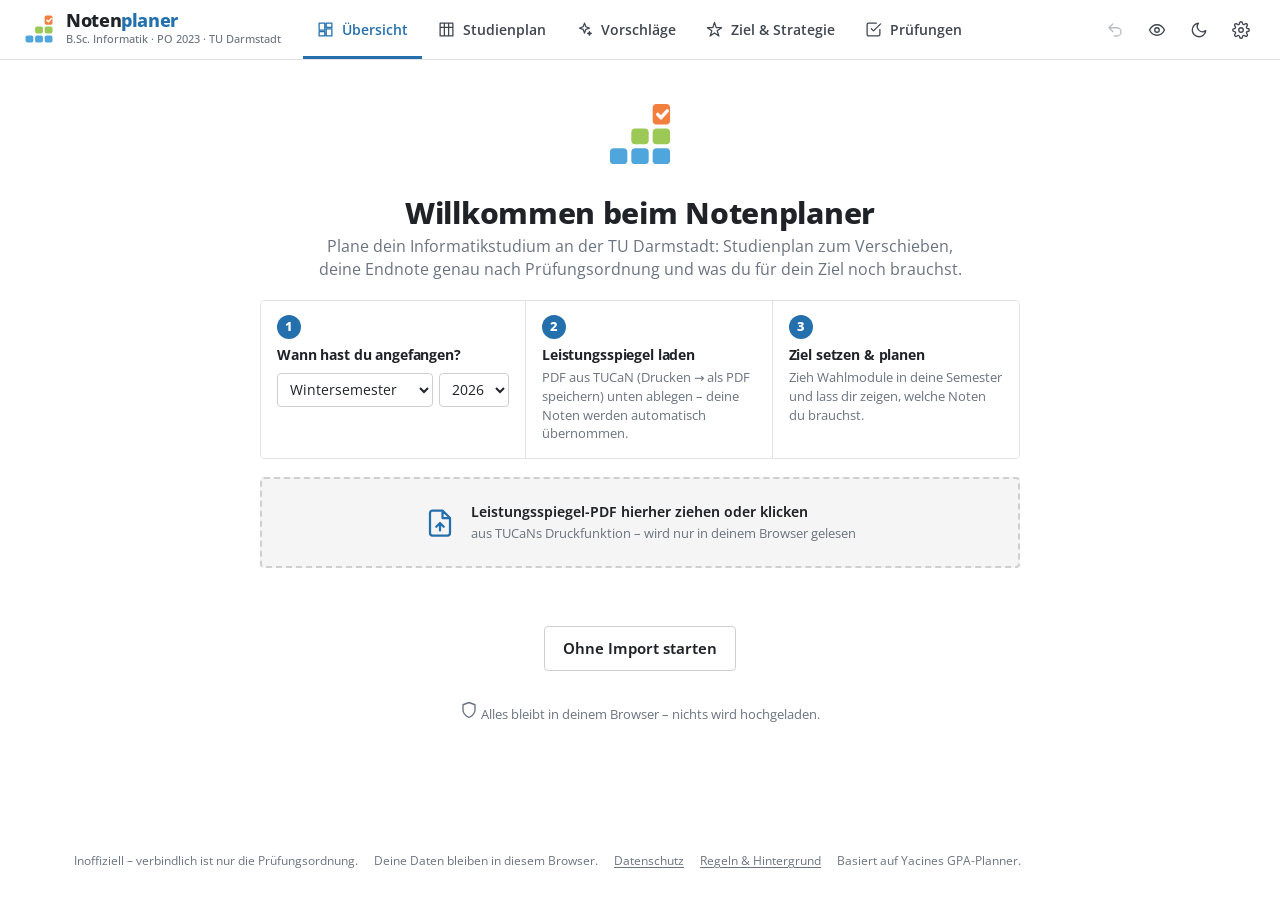
<file: index.html>
<!doctype html>
<html lang="de">
<head>
<meta charset="utf-8">
<meta name="viewport" content="width=device-width, initial-scale=1, viewport-fit=cover">
<meta name="color-scheme" content="light dark">
<meta name="theme-color" content="#ffffff">
<meta name="description" content="Notenplaner für den B.Sc. Informatik (PO 2023) an der TU Darmstadt: Gesamtnote nach § 28 APB, interaktiver Studienplan, Optimierer, Prüfungen. Alles bleibt in deinem Browser.">
<title>Notenplaner · B.Sc. Informatik TU Darmstadt</title>
<link rel="icon" href="icons/logo.svg" type="image/svg+xml">
<link rel="apple-touch-icon" href="icons/apple-touch-icon.png">
<link rel="stylesheet" href="css/fonts.css">
<link rel="stylesheet" href="css/app.css">
<script>/* privacy mode is a per-device setting: blur before the first paint */ try { if (localStorage.getItem("tud-notenplaner-privacy") === "1") document.documentElement.classList.add("privacy"); } catch (e) {}</script>
<script>/* PWA manifest only over http(s): browsers block it on file:// */ if (/^https?:$/.test(location.protocol)) { const l = document.createElement("link"); l.rel = "manifest"; l.href = "manifest.webmanifest"; document.head.appendChild(l); }</script>
</head>
<body>
<header class="top">
  <a class="brand" href="#overview" aria-label="Notenplaner">
    <svg viewBox="0 0 48 48" aria-hidden="true"><rect x="5" y="33" width="11" height="10" rx="2.5" fill="#4fa6dc"/><rect x="18.5" y="33" width="11" height="10" rx="2.5" fill="#4fa6dc"/><rect x="18.5" y="20.5" width="11" height="10" rx="2.5" fill="#9cc955"/><rect x="32" y="33" width="11" height="10" rx="2.5" fill="#4fa6dc"/><rect x="32" y="20.5" width="11" height="10" rx="2.5" fill="#9cc955"/><rect x="32" y="5" width="11" height="13" rx="2.5" fill="#f37f3f"/><path d="M35.2 11.6l2.1 2.1 3.9-4.3" fill="none" stroke="#fff" stroke-width="2.2" stroke-linecap="round" stroke-linejoin="round"/></svg>
    <div><div class="brand-name">Noten<span>planer</span></div><div class="brand-sub" id="brand-sub"></div></div>
  </a>
  <nav class="tabs" id="tabs" aria-label="Navigation"></nav>
  <div class="top-tools">
    <select id="scen-select" hidden></select>
    <button class="icon-btn" id="undo-btn"><svg class="ic" viewBox="0 0 24 24" fill="none" stroke="currentColor" stroke-width="1.8" stroke-linecap="round" stroke-linejoin="round" aria-hidden="true"><path d="M9 14 4 9l5-5M4 9h10.5a5.5 5.5 0 0 1 0 11H11"/></svg></button>
    <button class="icon-btn" id="privacy-btn" data-act="togglePrivacy"></button>
    <button class="icon-btn" id="theme-btn" data-act="toggleTheme"></button>
    <button class="icon-btn" id="menu-btn" data-act="menu" aria-haspopup="menu"><svg class="ic" viewBox="0 0 24 24" fill="none" stroke="currentColor" stroke-width="1.8" stroke-linecap="round" stroke-linejoin="round" aria-hidden="true"><path d="M12 15a3 3 0 1 0 0-6 3 3 0 0 0 0 6zM19.4 15a1.7 1.7 0 0 0 .3 1.8l.1.1a2 2 0 1 1-2.8 2.8l-.1-.1a1.7 1.7 0 0 0-1.8-.3 1.7 1.7 0 0 0-1 1.5V21a2 2 0 1 1-4 0v-.1a1.7 1.7 0 0 0-1.1-1.5 1.7 1.7 0 0 0-1.8.3l-.1.1a2 2 0 1 1-2.8-2.8l.1-.1a1.7 1.7 0 0 0 .3-1.8 1.7 1.7 0 0 0-1.5-1H3a2 2 0 1 1 0-4h.1a1.7 1.7 0 0 0 1.5-1.1 1.7 1.7 0 0 0-.3-1.8l-.1-.1a2 2 0 1 1 2.8-2.8l.1.1a1.7 1.7 0 0 0 1.8.3H9a1.7 1.7 0 0 0 1-1.5V3a2 2 0 1 1 4 0v.1a1.7 1.7 0 0 0 1 1.5 1.7 1.7 0 0 0 1.8-.3l.1-.1a2 2 0 1 1 2.8 2.8l-.1.1a1.7 1.7 0 0 0-.3 1.8V9a1.7 1.7 0 0 0 1.5 1H21a2 2 0 1 1 0 4h-.1a1.7 1.7 0 0 0-1.5 1z"/></svg></button>
  </div>
</header>
<main>
  <div id="view" class="view"></div>
  <footer class="foot" id="foot"></footer>
</main>
<div id="menu" class="menu" role="menu" hidden></div>
<div id="modal" hidden></div>
<div id="toasts" aria-live="polite"></div>

<script src="js/data.js"></script>
<script src="js/catalog.js"></script>
<script src="js/catalog-extra.js"></script>
<script src="js/tracks.js"></script>
<script src="js/i18n.js"></script>
<script src="js/engine.js"></script>
<script src="js/tucan.js"></script>
<script src="js/xlsx.js"></script>
<script src="js/academic.js"></script>
<script src="js/examdates.js"></script>
<script src="js/gradestats.js"></script>
<script src="js/stats.js"></script>
<script src="js/store.js"></script>
<script src="js/ui.js"></script>
<script src="js/views/common.js"></script>
<script src="js/views/overview.js"></script>
<script src="js/views/plan.js"></script>
<script src="js/views/strategy.js"></script>
<script src="js/views/suggest.js"></script>
<script src="js/views/calendar.js"></script>
<script src="js/views/tracker.js"></script>
<script src="js/views/exams.js"></script>
<script src="js/views/settings.js"></script>
<script src="js/app.js"></script>
</body>
</html>
</file>
<file: css/fonts.css>
/* Open Sans (variable, latin), SIL Open Font License 1.1 – see fonts/OFL.txt.
   Embedded as a data URL so the font also loads when index.html is opened from disk (file://). */
@font-face { font-family: "Open Sans"; font-style: normal; font-weight: 300 800; font-display: swap;
  src: url([data-uri]) format("woff2"); }
</file>
<file: css/app.css>
/* ==========================================================================
   Notenplaner — styles
   Look: the official Studienübersicht (flat blocks, grey headers, area colors),
   white by default, Open Sans. Planned = dashed light block, passed = solid.
   ========================================================================== */
/* Open Sans is defined in fonts.css (embedded, works offline and from file://) */

:root {
  --bg: #ffffff; --surface: #ffffff; --surface-2: #f5f5f5; --head: #dedede; --hover: #f0f3f6;
  --ink: #1f2328; --ink-2: #3f4650; --muted: #6a7380; --line: #e3e3e3; --line-2: #cfcfcf;
  --accent: #2470ad; --accent-2: #1b5c90; --accent-ink: #ffffff; --accent-soft: #e7f1f9;
  --good: #1a7a48; --good-soft: #e3f3e9; --warn: #9a6000; --warn-soft: #fbf0d9; --bad: #bb3326; --bad-soft: #fbe6e3; --info: #2470ad; --info-soft: #e7f1f9;
  /* area colors, sampled from the official Studienübersicht */
  --a-A: #63b2e2; --a-C: #f4874b; --a-B111: #a5cd60; --a-B112: #c8e1a2; --a-B12: #d9ebbd; --a-B2: #dcb6f2;
  --box-ink: #1b1f24; --tint: 38%;
  --z1: #2e9d6e; --z2: #9fd3b2; --z3: #f0cf86; --z4: #ef9e93;
  --fade: rgba(20, 24, 32, .14);
  --r: 4px; --shadow-pop: 0 10px 34px rgba(20, 24, 32, .16), 0 2px 6px rgba(20, 24, 32, .08);
  --sans: "Open Sans", system-ui, -apple-system, "Segoe UI", Roboto, Arial, sans-serif;
  --mono: ui-monospace, "Cascadia Mono", Menlo, Consolas, monospace;
  color-scheme: light;
}
:root[data-theme="dark"] {
  --bg: #14171b; --surface: #1a1e23; --surface-2: #20252b; --head: #2b3138; --hover: #242a31;
  --ink: #e7e9ec; --ink-2: #c4c9d0; --muted: #8e97a3; --line: #2b3138; --line-2: #3a424c;
  --accent: #6fb0e6; --accent-2: #8cc2ee; --accent-ink: #0f1215; --accent-soft: #1b2a38;
  --good: #5ccf95; --good-soft: #15291f; --warn: #e6b45c; --warn-soft: #2e2512; --bad: #ff8d80; --bad-soft: #351b18; --info: #6fb0e6; --info-soft: #1b2a38;
  --a-A: #3b7eaa; --a-C: #b65f30; --a-B111: #5f8a33; --a-B112: #4f6a39; --a-B12: #566f45; --a-B2: #7d5a97;
  --box-ink: #f1f3f5; --tint: 45%;
  --z1: #2e8a62; --z2: #2f5f48; --z3: #7d6630; --z4: #7f3d36;
  --shadow-pop: 0 12px 40px rgba(0, 0, 0, .55); --fade: rgba(0, 0, 0, .5);
  color-scheme: dark;
}
@media (prefers-color-scheme: dark) {
  :root[data-theme="system"] {
    --bg: #14171b; --surface: #1a1e23; --surface-2: #20252b; --head: #2b3138; --hover: #242a31;
    --ink: #e7e9ec; --ink-2: #c4c9d0; --muted: #8e97a3; --line: #2b3138; --line-2: #3a424c;
    --accent: #6fb0e6; --accent-2: #8cc2ee; --accent-ink: #0f1215; --accent-soft: #1b2a38;
    --good: #5ccf95; --good-soft: #15291f; --warn: #e6b45c; --warn-soft: #2e2512; --bad: #ff8d80; --bad-soft: #351b18; --info: #6fb0e6; --info-soft: #1b2a38;
    --a-A: #3b7eaa; --a-C: #b65f30; --a-B111: #5f8a33; --a-B112: #4f6a39; --a-B12: #566f45; --a-B2: #7d5a97;
    --box-ink: #f1f3f5; --tint: 45%;
    --z1: #2e8a62; --z2: #2f5f48; --z3: #7d6630; --z4: #7f3d36;
    --shadow-pop: 0 12px 40px rgba(0, 0, 0, .55); --fade: rgba(0, 0, 0, .5);
    color-scheme: dark;
  }
}

* { box-sizing: border-box; }
html { -webkit-text-size-adjust: 100%; }
body { margin: 0; background: var(--bg); color: var(--ink); font: 14px/1.5 var(--sans); }
body.noscroll { overflow: hidden; }
a { color: var(--accent); text-underline-offset: 2px; }
b, strong { font-weight: 650; }
h1, h2, h3 { margin: 0; letter-spacing: -.01em; }
h1 { font-size: 24px; font-weight: 750; }
h2 { font-size: 15.5px; font-weight: 700; }
h3 { font-size: 13.5px; font-weight: 700; }
.num { text-align: right; font-variant-numeric: tabular-nums; }
.mono { font-family: var(--mono); font-size: 11.5px; }
.muted { color: var(--muted); }
.fine { font-size: 12.5px; color: var(--muted); }
.spacer { flex: 1; }
.ic { width: 18px; height: 18px; flex: none; }
.ic.big { width: 30px; height: 30px; color: var(--accent); }
:focus-visible { outline: 2px solid var(--accent); outline-offset: 2px; }
.sr { position: absolute; width: 1px; height: 1px; overflow: hidden; clip: rect(0 0 0 0); }

/* ---------------- top bar ---------------- */
.top { position: sticky; top: 0; z-index: 30; display: flex; align-items: center; gap: 22px; height: 60px; padding: 0 22px;
  background: var(--surface); border-bottom: 1px solid var(--line); }
.brand { display: flex; align-items: center; gap: 10px; text-decoration: none; color: var(--ink); flex: none; }
.brand svg { width: 34px; height: 34px; }
.brand-name { font-size: 18px; font-weight: 750; letter-spacing: -.02em; line-height: 1.1; }
.brand-name span { color: var(--accent); }
.brand-sub { font-size: 11px; color: var(--muted); font-weight: 500; }
.tabs { display: flex; height: 100%; gap: 2px; }
.tab { display: flex; align-items: center; gap: 8px; padding: 0 14px; height: 100%; color: var(--ink-2); text-decoration: none; font-weight: 600;
  border-bottom: 3px solid transparent; border-top: 3px solid transparent; white-space: nowrap; }
.tab:hover { color: var(--ink); background: var(--hover); }
.tab.active { color: var(--accent); border-bottom-color: var(--accent); }
.tab .ic { width: 17px; height: 17px; }
.top-tools { margin-left: auto; display: flex; align-items: center; gap: 8px; }
.top-tools select { max-width: 170px; }

/* ---------------- controls ---------------- */
input[type=text], input[type=number], input[type=search], input[type=date], select, textarea {
  font: inherit; font-size: 13.5px; color: var(--ink); background: var(--surface); border: 1px solid var(--line-2);
  border-radius: var(--r); padding: 6px 8px; min-height: 34px; }
input:hover, select:hover, textarea:hover { border-color: var(--muted); }
input:focus, select:focus, textarea:focus { outline: none; border-color: var(--accent); box-shadow: 0 0 0 3px var(--accent-soft); }
input:disabled { background: var(--surface-2); color: var(--muted); }
textarea { width: 100%; resize: vertical; font-family: var(--mono); font-size: 12px; }
.btn { display: inline-flex; align-items: center; justify-content: center; gap: 6px; font: inherit; font-size: 13.5px; font-weight: 650; color: var(--ink);
  background: var(--surface); border: 1px solid var(--line-2); border-radius: var(--r); padding: 6px 13px; min-height: 34px;
  cursor: pointer; text-decoration: none; white-space: nowrap; }
.btn:hover { border-color: var(--accent); color: var(--accent); }
.btn:disabled { opacity: .45; pointer-events: none; }
.btn.primary { background: var(--accent); border-color: var(--accent); color: var(--accent-ink); }
.btn.primary:hover { background: var(--accent-2); border-color: var(--accent-2); color: var(--accent-ink); }
.btn.ghost { background: transparent; border-color: transparent; color: var(--ink-2); }
.btn.ghost:hover { background: var(--hover); color: var(--ink); }
.btn.danger { color: var(--bad); }
.btn.danger:hover { border-color: var(--bad); background: var(--bad-soft); }
.btn.solid-danger { background: var(--bad); border-color: var(--bad); color: #fff; }
.btn.sm { font-size: 12.5px; padding: 4px 9px; min-height: 28px; }
.btn.lg { font-size: 15px; padding: 10px 18px; min-height: 44px; }
.btn .ic { width: 16px; height: 16px; }
.icon-btn { display: inline-grid; place-items: center; width: 34px; height: 34px; border-radius: var(--r); border: 0; background: transparent; color: var(--ink-2); cursor: pointer; }
.icon-btn:hover { background: var(--hover); color: var(--ink); }
.icon-btn:disabled { opacity: .35; pointer-events: none; }
.icon-btn.del:hover { color: var(--bad); background: var(--bad-soft); }
.seg { display: inline-flex; background: var(--surface-2); border: 1px solid var(--line); border-radius: var(--r); padding: 2px; gap: 2px; }
.seg button { font: inherit; font-size: 12.5px; font-weight: 650; border: 0; background: transparent; color: var(--muted); padding: 5px 11px; border-radius: 3px; cursor: pointer; white-space: nowrap; }
.seg button.on { background: var(--surface); color: var(--ink); box-shadow: 0 1px 2px rgba(0, 0, 0, .12); }
.seg.sm button { padding: 3px 8px; font-size: 12px; }
.inline { display: inline-flex; gap: 6px; align-items: center; font-size: 13px; color: var(--muted); }
.check { display: inline-flex; gap: 8px; align-items: center; font-size: 13.5px; cursor: pointer; }
.check input { width: 16px; height: 16px; accent-color: var(--accent); }
.pill { display: inline-block; padding: 1px 8px; border-radius: 99px; font-size: 11.5px; font-weight: 700; white-space: nowrap; }
.pill.good { background: var(--good-soft); color: var(--good); } .pill.warn { background: var(--warn-soft); color: var(--warn); }
.pill.bad { background: var(--bad-soft); color: var(--bad); } .pill.info { background: var(--info-soft); color: var(--info); }
.chip { display: inline-flex; align-items: center; gap: 4px; padding: 0 7px; border-radius: 3px; font-size: 11px; font-weight: 650; background: var(--surface-2); color: var(--ink-2); white-space: nowrap; }
.swatch { display: inline-block; width: 10px; height: 10px; border-radius: 2px; background: var(--c); flex: none; }
.tone-good { color: var(--good); } .tone-warn { color: var(--warn); } .tone-bad { color: var(--bad); }
.a-A { --c: var(--a-A); } .a-C { --c: var(--a-C); } .a-B111 { --c: var(--a-B111); } .a-B112 { --c: var(--a-B112); } .a-B12 { --c: var(--a-B12); } .a-B2 { --c: var(--a-B2); }

/* ---------------- page ---------------- */
/* footer at the bottom of the window, also on short pages */
main { min-height: calc(100vh - 60px); display: flex; flex-direction: column; }
main > .view { flex: 1 0 auto; width: 100%; box-sizing: border-box; }
main > .foot { width: 100%; box-sizing: border-box; }
.view { max-width: 1180px; margin: 0 auto; padding: 26px 24px 90px; display: flex; flex-direction: column; gap: 18px; }
.view[data-view="plan"] { max-width: 1440px; }
.page-head { display: flex; flex-wrap: wrap; gap: 12px 18px; align-items: flex-end; justify-content: space-between; }
.lede { margin: 4px 0 0; color: var(--muted); max-width: 72ch; }
.head-actions { display: flex; flex-wrap: wrap; gap: 8px; align-items: center; }
.card { background: var(--surface); border: 1px solid var(--line); border-radius: var(--r); padding: 18px 20px; }
.card > h2 { margin-bottom: 12px; }
.card.flush { padding: 0; overflow: hidden; }
.card-h { display: flex; flex-wrap: wrap; gap: 8px 12px; align-items: center; padding: 12px 16px; border-bottom: 1px solid var(--line); background: var(--surface-2); }
.card-h .sub { font-size: 12.5px; color: var(--muted); }
.card-f { display: flex; flex-wrap: wrap; gap: 8px; align-items: center; padding: 10px 16px; border-top: 1px solid var(--line); }
.grid2 { display: grid; grid-template-columns: repeat(2, minmax(0, 1fr)); gap: 18px; }
.actions { display: flex; flex-wrap: wrap; gap: 8px; align-items: center; margin-top: 14px; }
.empty { color: var(--muted); margin: 0; }
.banner { display: flex; flex-wrap: wrap; gap: 10px 14px; align-items: center; padding: 11px 16px; border-radius: var(--r); font-size: 13.5px; border: 1px solid; }
.banner.info { background: var(--info-soft); border-color: color-mix(in srgb, var(--info) 30%, transparent); color: var(--ink); }
.banner.warn { background: var(--warn-soft); border-color: color-mix(in srgb, var(--warn) 30%, transparent); color: var(--ink); }
.banner .ic { color: var(--warn); }
.note { padding: 9px 16px; font-size: 12.5px; }
.note.warn { background: var(--warn-soft); color: var(--warn); }
.help { display: inline-grid; place-items: center; width: 16px; height: 16px; border-radius: 50%; border: 1px solid var(--line-2); color: var(--muted); font-size: 10.5px; font-weight: 700; cursor: help; vertical-align: 1px; }

/* ---------------- welcome ---------------- */
.welcome { max-width: 760px; margin: 10px auto 0; text-align: center; display: flex; flex-direction: column; gap: 18px; align-items: center; }
.welcome .logo-xl { width: 76px; height: 76px; }
.welcome h1 { font-size: 30px; }
.welcome .lede { margin: 0 auto; font-size: 15.5px; }
.steps3 { display: grid; grid-template-columns: repeat(3, 1fr); gap: 0; width: 100%; text-align: left; border: 1px solid var(--line); border-radius: var(--r); overflow: hidden; }
.steps3 > div { padding: 14px 16px; border-right: 1px solid var(--line); background: var(--surface); }
.steps3 > div:last-child { border-right: 0; }
.steps3 .n { display: inline-grid; place-items: center; width: 24px; height: 24px; border-radius: 50%; background: var(--accent); color: var(--accent-ink); font-weight: 750; font-size: 12.5px; margin-bottom: 6px; }
.steps3 p { margin: 4px 0 0; font-size: 12.5px; color: var(--muted); }
.welcome .drop { width: 100%; justify-content: center; }
.welcome-row { display: flex; flex-wrap: wrap; gap: 12px; justify-content: center; align-items: center; }

/* ---------------- overview ---------------- */
.ov-top { display: grid; grid-template-columns: minmax(0, 1.5fr) minmax(0, 1fr); gap: 18px; }
.ov-top.solo { grid-template-columns: minmax(0, 1fr); }
.goal-intro { max-width: 720px; }
.goal-steps { list-style: none; margin: 0 0 14px; padding: 0; display: grid; gap: 12px; }
.goal-steps li { display: flex; gap: 12px; align-items: flex-start; line-height: 1.5; }
.goal-steps .n { flex: none; width: 26px; height: 26px; border-radius: 50%; display: grid; place-items: center; background: var(--accent-soft, var(--line)); color: var(--accent); font-weight: 700; font-size: 13px; }
.hero { display: flex; flex-direction: column; gap: 8px; }
.eyebrow { font-size: 11px; text-transform: uppercase; letter-spacing: .08em; color: var(--muted); font-weight: 700; }
.hero-row { display: flex; flex-wrap: wrap; gap: 8px 28px; align-items: flex-end; }
.hero-num { font-size: 68px; font-weight: 780; line-height: 1; letter-spacing: -.035em; font-variant-numeric: tabular-nums; }
.hero-sub { font-weight: 650; color: var(--ink-2); font-size: 15px; }
.mini-stats { display: flex; gap: 22px; margin-bottom: 6px; }
.mini-stats div { display: flex; flex-direction: column; }
.mini-stats .k { font-size: 11.5px; color: var(--muted); font-weight: 600; }
.mini-stats .v { font-size: 20px; font-weight: 750; font-variant-numeric: tabular-nums; }
.hero-note { font-size: 12px; color: var(--muted); }
.goal-card { display: flex; flex-direction: column; gap: 10px; border-left: 4px solid var(--line-2); }
.goal-card.good { border-left-color: var(--good); } .goal-card.warn { border-left-color: var(--warn); } .goal-card.bad { border-left-color: var(--bad); }
.goal-in { display: flex; align-items: center; gap: 10px; }
.target-in { font-size: 26px !important; font-weight: 750; width: 112px; min-height: 46px !important; font-variant-numeric: tabular-nums; }
.target-in.sm { font-size: 15px !important; width: 84px; min-height: 34px !important; }
.goal-card p { margin: 0; color: var(--ink-2); }

/* grade scale */
.scale { padding: 12px 0 0; }
.scale-track { position: relative; height: 10px; border-radius: 2px; background: var(--surface-2); }
.zone { position: absolute; top: 0; bottom: 0; }
.zone.z1 { background: var(--z1); border-radius: 2px 0 0 2px; } .zone.z2 { background: var(--z2); } .zone.z3 { background: var(--z3); } .zone.z4 { background: var(--z4); border-radius: 0 2px 2px 0; }
.marker { position: absolute; top: 50%; transform: translateX(-50%); }
.marker .dot, .scale-keys .dot { display: block; width: 16px; height: 16px; border-radius: 50%; background: var(--surface); border: 3px solid var(--ink); }
.marker .dot { position: absolute; left: 50%; top: 50%; margin: -8px 0 0 -8px; box-shadow: 0 0 0 2px var(--surface); }
.scale-keys .dot { width: 12px; height: 12px; border-width: 2.5px; }
.m-target .dot { border-color: var(--accent) !important; border-style: dashed !important; }
.m-proj .dot { border-color: var(--accent) !important; background: var(--accent) !important; }
.m-best .dot { border-color: var(--good) !important; }
.m-now .dot { border-color: var(--ink-2) !important; }
.scale-ticks { position: relative; height: 16px; margin-top: 10px; }
.scale-ticks span { position: absolute; transform: translateX(-50%); font-size: 11px; color: var(--muted); font-variant-numeric: tabular-nums; }
.scale-keys { display: flex; flex-wrap: wrap; gap: 6px 16px; margin-top: 6px; font-size: 12.5px; color: var(--ink-2); }
.scale-keys .key { display: inline-flex; align-items: center; gap: 6px; white-space: nowrap; }

/* next steps */
.todo { list-style: none; margin: 0; padding: 0; display: flex; flex-direction: column; }
.todo li { display: flex; gap: 12px; align-items: center; padding: 10px 0; border-bottom: 1px solid var(--line); font-size: 13.5px; }
.todo li:last-child { border-bottom: 0; }
.todo .tic { width: 26px; height: 26px; border-radius: 50%; display: grid; place-items: center; flex: none; font-size: 13px; font-weight: 750; }
.todo .bad .tic, .todo li.bad .tic { background: var(--bad-soft); color: var(--bad); }
.todo li.warn .tic { background: var(--warn-soft); color: var(--warn); }
.todo li.info .tic { background: var(--info-soft); color: var(--info); }
.todo li.good .tic { background: var(--good-soft); color: var(--good); }
.todo li.exam .tic { width: auto; min-width: 62px; height: 26px; padding: 0 9px; border-radius: 99px; background: var(--surface-2); color: var(--ink-2); font-size: 12px; white-space: nowrap; }
.todo .txt { flex: 1; }

/* area progress */
.bars { display: flex; flex-direction: column; gap: 12px; }
.abar-h { display: flex; justify-content: space-between; align-items: center; gap: 8px; font-size: 13px; margin-bottom: 4px; }
.abar-h > span:first-child { display: inline-flex; align-items: center; gap: 7px; font-weight: 600; }
.abar-h small { color: var(--muted); }
.abar-t { position: relative; height: 10px; background: var(--surface-2); border-radius: 2px; overflow: hidden; }
.abar-p { position: absolute; inset: 0 auto 0 0; background: color-mix(in srgb, var(--c) var(--tint), var(--surface)); }
.abar-d { position: absolute; inset: 0 auto 0 0; background: var(--c); }
.abar-min { position: absolute; top: 0; bottom: 0; width: 2px; background: var(--ink); opacity: .55; }

/* ---------------- study plan ---------------- */
.plan-bar { display: flex; flex-wrap: wrap; gap: 10px 14px; align-items: center; }
.plan-bar .cpsum { font-weight: 700; }
.plan-bar .issues { display: flex; flex-wrap: wrap; gap: 6px; }
.plan-scroll { position: relative; }
.plan-scroll::before, .plan-scroll::after { content: ""; position: absolute; top: 0; bottom: 6px; width: 30px; pointer-events: none; opacity: 0; transition: opacity .15s; z-index: 2; }
.plan-scroll::before { left: 0; background: linear-gradient(to right, var(--fade), transparent); }
.plan-scroll::after { right: 0; background: linear-gradient(to left, var(--fade), transparent); }
.plan-scroll.can-l::before, .plan-scroll.can-r::after { opacity: 1; }
.plan-wrap { overflow-x: auto; padding-bottom: 6px; }
.pgrid { display: grid; grid-template-columns: repeat(var(--n), minmax(138px, 1fr)) 68px; gap: 3px; min-width: calc(var(--n) * 141px + 71px); }
.phead { position: relative; background: var(--head); padding: 9px 26px 8px; text-align: center; border-radius: 0; }
.phead .t { font-weight: 750; font-size: 14px; hyphens: manual; overflow-wrap: break-word; line-height: 1.25; }
.phead .s { font-size: 11.5px; color: var(--ink-2); font-variant-numeric: tabular-nums; }
.phead .s b { font-weight: 700; }
.phead .menu-btn { position: absolute; top: 6px; right: 3px; width: 26px; height: 26px; }
.phead.u { background: repeating-linear-gradient(135deg, var(--head) 0 8px, var(--surface-2) 8px 16px); }
.phead.a { background: color-mix(in srgb, var(--accent) 22%, var(--head)); }
.pcol { display: flex; flex-direction: column; gap: 3px; min-height: 260px; transition: outline-color .1s; outline: 2px solid transparent; outline-offset: -2px; }
.pcol .fill { flex: 1; background: var(--surface-2); min-height: 40px; display: grid; place-items: center; color: transparent; font-size: 12px; }
.pcol.over { outline-color: var(--accent); }
.pcol.over .fill { color: var(--accent); background: var(--accent-soft); }
.pcol.no-drop.over { outline-color: var(--bad); }
.pcol.u { background: repeating-linear-gradient(135deg, var(--surface-2) 0 10px, var(--surface) 10px 20px); align-items: center; justify-content: center; padding: 20px 10px; text-align: center; color: var(--muted); font-size: 12.5px; font-weight: 600; }
.pcol.a { background: color-mix(in srgb, var(--accent) 7%, var(--surface)); }
.pcol.a .abroad-h { padding: 8px 6px 4px; text-align: center; font-size: 11.5px; color: var(--muted); font-weight: 600; }
.pcol .add-abroad { margin: 6px; white-space: normal; justify-content: center; text-align: center; line-height: 1.25; height: auto; padding-top: 6px; padding-bottom: 6px; }
.pplus { display: flex; flex-direction: column; gap: 3px; }
.pplus .phead { padding: 0; display: grid; place-items: center; min-height: 100%; }
.pplus .plus-big { display: grid; place-items: center; width: 100%; height: 100%; min-height: 54px; border: 0; background: transparent; color: var(--ink-2); cursor: pointer; }
.pplus .plus-big .ic { width: 24px; height: 24px; stroke-width: 2; }
.pplus .plus-big:hover { background: var(--accent-soft); color: var(--accent); }
.pplus .pcol { flex: 1; background: var(--surface-2); align-items: stretch; padding: 6px 5px; gap: 6px; }
.pplus .tile { display: flex; flex-direction: column; align-items: center; gap: 5px; padding: 11px 2px 10px; font: inherit; font-size: 11.5px; font-weight: 650; line-height: 1.2; border: 1px dashed var(--line-2); background: var(--surface); color: var(--ink-2); border-radius: var(--r); cursor: pointer; }
.pplus .tile .ic { width: 19px; height: 19px; }
.pplus .tile:hover, .pplus .tile:focus-visible { border-color: var(--accent); border-style: solid; color: var(--accent); }

.box { --h: 5; position: relative; background: var(--c); color: var(--box-ink); text-align: center; padding: 10px 10px 8px;
  min-height: calc(44px + var(--h) * 8px); display: flex; flex-direction: column; justify-content: center; align-items: center; gap: 2px;
  font-weight: 650; font-size: 13px; line-height: 1.3; cursor: grab; user-select: none; transition: transform .08s, box-shadow .08s; }
.box:hover { box-shadow: inset 0 0 0 2px color-mix(in srgb, var(--box-ink) 35%, transparent); }
.box:focus-visible { outline: 3px solid var(--accent); outline-offset: -3px; }
.box.dragging { opacity: .35; }
.box.open { background: color-mix(in srgb, var(--c) var(--tint), var(--surface)); box-shadow: inset 0 0 0 2px var(--c); background-image: none; }
.box.open::after { content: ""; position: absolute; inset: 0; border: 2px dashed color-mix(in srgb, var(--c) 100%, #000 12%); pointer-events: none; }
.box.open:hover::after { border-style: solid; }
.box.ph .bx-n { font-style: italic; font-weight: 600; opacity: .8; }
.box.off { opacity: .4; }
.bx-n { overflow-wrap: break-word; hyphens: manual; max-width: 100%; }
.box.has-flags { padding-top: 22px; }
.bx-n sup { color: var(--bad); font-weight: 800; }
.bx-cp { font-weight: 600; font-size: 12.5px; }
.bx-g { margin-top: 3px; display: inline-flex; gap: 4px; align-items: center; font-size: 11.5px; font-weight: 750; padding: 1px 7px; border-radius: 99px; background: color-mix(in srgb, var(--surface) 65%, transparent); font-variant-numeric: tabular-nums; }
.box.open .bx-g { background: transparent; color: var(--ink-2); font-weight: 650; padding: 0; }
.bx-flags { position: absolute; top: 3px; left: 4px; display: flex; gap: 3px; font-size: 11px; }
.bx-flags .flag { padding: 0 5px; border-radius: 3px; font-weight: 750; font-size: 10px; background: var(--bad); color: #fff; }
.bx-flags .flag.warn { background: var(--warn); }
.bx-flags .flag.glob { background: var(--surface); color: var(--ink-2); }
.bx-or { font-size: 11px; font-style: italic; font-weight: 500; color: var(--ink-2); }
.bx-tag { position: absolute; top: 3px; right: 4px; font-size: 9.5px; font-weight: 750; letter-spacing: .04em; text-transform: uppercase; color: var(--ink-2); }

.bands { display: grid; grid-template-columns: minmax(0, 1fr); gap: 3px; margin-top: 3px; }
.band { background: var(--c); color: var(--box-ink); padding: 12px 14px; text-align: center; outline: 2px solid transparent; outline-offset: -2px; }
.band.over { outline-color: var(--accent); }
.band.no-drop.over { outline-color: var(--bad); }
.band .bt { font-weight: 750; font-size: 13.5px; }
.band .br { font-size: 12.5px; font-weight: 600; margin-top: 2px; }
.band .bchips { display: flex; flex-wrap: wrap; gap: 6px; justify-content: center; margin-top: 10px; }
.bchip { display: inline-flex; align-items: center; gap: 6px; padding: 5px 10px; border-radius: 3px; background: color-mix(in srgb, var(--surface) 82%, transparent); color: var(--ink); font-size: 12.5px; font-weight: 650; cursor: grab; border: 1px solid color-mix(in srgb, var(--box-ink) 12%, transparent); }
.bchip:hover { background: var(--surface); }
.bchip small { color: var(--muted); font-weight: 600; }
.bchip.done { background: var(--surface); }
.band .bacts { display: flex; flex-wrap: wrap; gap: 6px; justify-content: center; margin-top: 10px; }
.band .bacts button { font: inherit; font-size: 12px; font-weight: 700; border: 1px dashed color-mix(in srgb, var(--box-ink) 35%, transparent); background: transparent; color: var(--box-ink); border-radius: 3px; padding: 5px 11px; cursor: pointer; }
.band .bacts button:hover { background: color-mix(in srgb, var(--surface) 55%, transparent); border-style: solid; }
.band .bempty { font-size: 12px; opacity: .7; margin-top: 8px; font-style: italic; }
.plan-legend { display: flex; flex-wrap: wrap; gap: 8px 22px; align-items: center; font-size: 12.5px; color: var(--ink-2); padding: 8px 2px 0; }
.plan-legend .lg { display: inline-flex; align-items: center; gap: 7px; }
.lg-solid, .lg-open { display: inline-block; width: 22px; height: 14px; background: var(--a-A); }
.lg-open { background: color-mix(in srgb, var(--a-A) var(--tint), var(--surface)); border: 2px dashed var(--a-A); }
.plan-legend sup { color: var(--bad); font-weight: 800; }

/* list view */
.ltable td:first-child { border-left: 4px solid var(--c); }
.ltable .mname { font-weight: 650; }
.ltable select { min-height: 30px; padding: 3px 6px; }
.ltable select.grade { width: 74px; font-weight: 700; }
.ltable select.sem { width: 92px; }

/* chart */
.chart-card .ch-h { display: flex; flex-wrap: wrap; gap: 6px 14px; align-items: baseline; margin-bottom: 4px; }
.chart { position: relative; }
.chart svg { display: block; width: 100%; height: auto; overflow: visible; }
.chart .grid line { stroke: var(--line); stroke-width: 1; }
.chart .axis text { fill: var(--muted); font-size: 11px; font-family: var(--sans); }
.chart .series { fill: none; stroke: var(--accent); stroke-width: 2; stroke-linejoin: round; stroke-linecap: round; }
.chart .series.plan { stroke-dasharray: 5 4; }
.chart .pt { fill: var(--accent); stroke: var(--surface); stroke-width: 2; }
.chart .pt.plan { fill: var(--surface); stroke: var(--accent); stroke-width: 2; }
.chart .target { stroke: var(--muted); stroke-width: 1.5; stroke-dasharray: 2 4; }
.chart .tlabel { fill: var(--ink-2); font-size: 11.5px; font-weight: 650; font-family: var(--sans); }
.chart .dlabel { fill: var(--ink); font-size: 12px; font-weight: 750; font-family: var(--sans); }
.chart .xh { stroke: var(--line-2); stroke-width: 1; }
.chart .hit { fill: transparent; cursor: crosshair; }
.chart .tip { position: absolute; pointer-events: none; background: var(--surface); border: 1px solid var(--line-2); box-shadow: var(--shadow-pop); border-radius: var(--r); padding: 8px 10px; font-size: 12.5px; min-width: 160px; transform: translate(-50%, -110%); white-space: nowrap; }
.chart .tip b { font-variant-numeric: tabular-nums; }

/* ---------------- tables ---------------- */
.tscroll { overflow-x: auto; }
.tbl { width: 100%; border-collapse: collapse; font-size: 13.5px; }
.tbl th { text-align: left; font-size: 11px; text-transform: uppercase; letter-spacing: .06em; color: var(--muted); font-weight: 700; padding: 8px 12px; border-bottom: 1px solid var(--line); white-space: nowrap; background: var(--surface); }
.tbl td { padding: 7px 12px; border-bottom: 1px solid var(--line); vertical-align: middle; }
.tbl tbody tr:last-child td { border-bottom: 0; }
.tbl th.num, .tbl td.num { text-align: right; }
.tbl.compact td, .tbl.compact th { padding: 5px 10px; }
.tbl tr.grp td { background: var(--surface-2); font-weight: 700; font-size: 12.5px; }
.cell-name { min-width: 220px; }
.mname { font-weight: 650; }
.meta { display: flex; flex-wrap: wrap; gap: 4px 6px; align-items: center; font-size: 11.5px; color: var(--muted); margin-top: 2px; }
tr.risk td { background: var(--bad-soft); }
select.risk { border-color: var(--bad); color: var(--bad); font-weight: 650; }
select.warnsel { border-color: var(--warn); color: var(--warn); }
td.acts { white-space: nowrap; text-align: right; width: 70px; }
.linklike { border: 0; background: none; padding: 0; font: inherit; color: inherit; cursor: pointer; text-align: left; }
.linklike:hover { color: var(--accent); }

/* optimizer */
.opt-sum { display: flex; flex-wrap: wrap; gap: 14px 20px; align-items: center; }
.opt-sum .actions { margin: 0 0 0 auto; }
.big2 { font-size: 44px; font-weight: 780; letter-spacing: -.03em; font-variant-numeric: tabular-nums; }
.opt td .up { color: var(--good); font-size: 10px; } .opt td .down { color: var(--muted); font-size: 10px; }
.opt tr.capped td { opacity: .55; }
.opt select { width: 70px; }
.hints { list-style: none; margin: 0; padding: 0; display: flex; flex-direction: column; gap: 8px; }
.hint { display: flex; gap: 10px; align-items: flex-start; font-size: 13.5px; }
.hint .htxt { flex: 1; }
.hdot { width: 8px; height: 8px; border-radius: 50%; margin-top: 7px; flex: none; background: var(--muted); }
.hint.bad .hdot { background: var(--bad); } .hint.warn .hdot { background: var(--warn); } .hint.good .hdot { background: var(--good); } .hint.info .hdot { background: var(--info); }

/* exams */
.budgets { display: grid; grid-template-columns: repeat(auto-fill, minmax(150px, 1fr)); gap: 6px; }
.budget { display: flex; justify-content: space-between; gap: 8px; padding: 8px 10px; border-radius: var(--r); background: var(--surface-2); font-size: 12.5px; border-left: 4px solid var(--c, var(--line-2)); }
.budget b { font-variant-numeric: tabular-nums; }
.budget.used b { color: var(--warn); }
.budget.free b { color: var(--good); }
.ex input[type=date] { width: 150px; }
.upc { list-style: none; margin: 0; padding: 0; }
.upc li { display: flex; gap: 12px; align-items: center; padding: 8px 0; border-bottom: 1px solid var(--line); }
.upc li:last-child { border-bottom: 0; }
.upc .date { width: 58px; font-weight: 700; font-variant-numeric: tabular-nums; }
.upc .nm { flex: 1; }
.upc .cd { font-size: 12.5px; color: var(--muted); }
.soon { color: var(--bad) !important; font-weight: 650; }
.switch { display: inline-flex; gap: 8px; align-items: center; font-size: 13.5px; cursor: pointer; }
.switch input { width: 16px; height: 16px; accent-color: var(--accent); }
.wide { width: 100%; margin-top: 10px; }

/* scenarios */
.cmp-t th { vertical-align: top; text-transform: none; letter-spacing: 0; font-size: 13.5px; color: var(--ink); min-width: 170px; }
.cmp-t th.act { background: var(--accent-soft); }
.cmp-t td:not(:first-child) { text-align: right; }
.cmp-t td:first-child { color: var(--muted); white-space: nowrap; }
.sc-name { font-weight: 700; }
.sc-acts { display: flex; gap: 4px; align-items: center; margin-top: 6px; justify-content: flex-end; }
.big-cell { font-size: 22px; font-weight: 750; }

/* import */
.steps { margin: 6px 0 14px; padding-left: 20px; color: var(--ink-2); }
.drop { display: flex; gap: 16px; align-items: center; padding: 22px; border: 2px dashed var(--line-2); border-radius: var(--r); cursor: pointer; background: var(--surface-2); transition: border-color .12s, background .12s; text-align: left; }
.drop:hover, .drop.over { border-color: var(--accent); background: var(--accent-soft); }
.imp-status { margin: 10px 0 0; min-height: 1em; }
.imp-status.bad { color: var(--bad); }
.paste { margin-top: 14px; }
.paste summary { cursor: pointer; font-weight: 650; color: var(--ink-2); }
.paste textarea { margin: 10px 0 8px; }
.preview { border-color: var(--accent); }

/* prose */
.prose { display: flex; flex-direction: column; gap: 14px; }
.prose section { background: var(--surface); border: 1px solid var(--line); border-radius: var(--r); padding: 16px 20px; max-width: 860px; }
.prose h2 { margin-bottom: 8px; font-size: 16px; }
.prose p, .prose li { color: var(--ink-2); }
.prose ul { padding-left: 20px; }
.prose li { margin: 5px 0; }
.prose q { font-style: italic; }
.prose .tbl { margin: 8px 0; border: 1px solid var(--line); }
.formula { background: var(--surface-2); border: 1px solid var(--line); border-radius: var(--r); padding: 12px 14px; font-family: var(--mono); font-size: 13px; margin: 10px 0; overflow-x: auto; }

/* ---------------- popover menu ---------------- */
.menu { position: fixed; z-index: 45; min-width: 270px; background: var(--surface); border: 1px solid var(--line); border-radius: var(--r); box-shadow: var(--shadow-pop); padding: 6px; }
.menu[hidden] { display: none; }
.menu .mi { display: flex; width: 100%; align-items: center; gap: 10px; padding: 8px 10px; border: 0; background: transparent; font: inherit; font-size: 13.5px; color: var(--ink); border-radius: 3px; cursor: pointer; text-decoration: none; text-align: left; }
.menu .mi:hover { background: var(--hover); }
.menu .mi.danger { color: var(--bad); }
.menu .mi .ic { color: var(--muted); width: 17px; height: 17px; }
.menu .mi.danger .ic { color: var(--bad); }
.menu hr { border: 0; border-top: 1px solid var(--line); margin: 6px 0; }
.menu .mrow { display: flex; align-items: center; justify-content: space-between; gap: 10px; padding: 6px 10px; font-size: 12.5px; color: var(--muted); }
/* exam dates */
.ed-src { display: flex; flex-wrap: wrap; align-items: center; gap: 8px 16px; padding: 12px 18px; }
.ed-src > div { display: flex; flex-wrap: wrap; align-items: center; gap: 4px 10px; flex: 1 1 320px; }
.ed-src .ic { width: 18px; height: 18px; color: var(--accent); }
.ed-src.empty-src > div { display: block; }
.ed-src.empty-src h2 { margin: 0 0 4px; }
.upc li .date small { display: block; font-size: 11px; color: var(--muted); font-weight: 600; white-space: nowrap; }
.upc li.clash { background: var(--bad-soft); }
.bad-txt { color: var(--bad); display: inline-flex; align-items: center; gap: 4px; }
.bad-txt .ic { width: 14px; height: 14px; }
.ed-all > summary { cursor: pointer; list-style: none; }
.ed-all > summary::-webkit-details-marker { display: none; }
.ed-all > summary h2::before { content: "▸ "; color: var(--muted); }
.ed-all[open] > summary h2::before { content: "▾ "; }
.ed-search { padding: 0 18px 10px; }
.ed-search input { width: 100%; max-width: 420px; }
.ed-all tr[hidden] { display: none; }
.ed-chip { display: inline-flex; align-items: center; gap: 4px; }
.ed-chip .ic { width: 13px; height: 13px; }
.chip.est-chip { background: var(--warn-soft); color: var(--warn); cursor: help; }
/* Notenspiegel */
.ns { padding-top: 2px; }
.ns-kpis b.bad-txt { color: var(--bad); }
.ns h3 { margin: 0 0 6px; }
.ns-terms { margin: 0 0 8px; }
.ns-kpis { display: flex; flex-wrap: wrap; gap: 4px 16px; font-size: 12.5px; color: var(--ink-2); }
.ns-kpis b { color: var(--ink); font-variant-numeric: tabular-nums; }
.ns-bars { display: grid; grid-template-columns: repeat(11, 1fr); gap: 2px; height: 118px; margin-top: 10px; border-bottom: 1px solid var(--line-2); }
.ns-col { display: flex; flex-direction: column; justify-content: flex-end; min-width: 0; height: 100%; }
.ns-c { height: 16px; line-height: 16px; font-size: 11.5px; font-weight: 600; text-align: center; color: var(--ink-2); font-variant-numeric: tabular-nums; }
.ns-c.zero { color: var(--muted); font-weight: 400; }
.ns-bar { background: var(--accent); border-radius: 4px 4px 0 0; }
.ns-bar.fail { background: var(--bad); }
.ns-col:hover .ns-bar { filter: brightness(1.12); }
.ns-x { display: grid; grid-template-columns: repeat(11, 1fr); gap: 2px; margin-top: 4px; font-size: 11px; color: var(--muted); text-align: center; font-variant-numeric: tabular-nums; }
.ns-chip { font-variant-numeric: tabular-nums; }
/* suggestions */
.tracks { display: grid; grid-template-columns: repeat(auto-fill, minmax(210px, 1fr)); gap: 10px; }
.track { position: relative; display: flex; flex-direction: column; gap: 4px; text-align: left; font: inherit; padding: 14px 14px 12px; border: 1px solid var(--line-2); border-left: 4px solid var(--a-B112); border-radius: var(--r); background: var(--surface); color: var(--ink); cursor: pointer; }
.track:hover { border-color: var(--accent); border-left-color: var(--a-B112); }
.track b { font-size: 14px; }
.track span { font-size: 12.5px; color: var(--ink-2); line-height: 1.4; }
.track small { font-size: 11.5px; color: var(--muted); margin-top: 2px; }
.track.on { background: var(--accent-soft); border-color: var(--accent); }
.track .track-n { position: absolute; top: 10px; right: 10px; width: 22px; height: 22px; border-radius: 99px; background: var(--accent); color: #fff; font-size: 12px; font-weight: 750; display: grid; place-items: center; }
.sug-q .q { display: flex; flex-wrap: wrap; align-items: center; gap: 6px 14px; padding: 6px 0; }
.sug-q .q > span { min-width: 170px; font-weight: 650; font-size: 13.5px; }
.sug-h { display: flex; flex-wrap: wrap; justify-content: space-between; align-items: flex-start; gap: 10px; margin-bottom: 8px; }
.sug-h h2 { margin: 0 0 6px; }
.sug-h .pills { display: flex; flex-wrap: wrap; gap: 6px; }
.sug-sem h3 { margin: 14px 0 6px; font-size: 13px; color: var(--ink-2); }
.sug-row { display: flex; flex-wrap: wrap; justify-content: space-between; gap: 6px 14px; padding: 8px 12px; border-left: 4px solid var(--c); background: var(--surface-2); border-radius: 0 var(--r) var(--r) 0; margin-bottom: 4px; }
.sug-row .nm .meta { display: flex; flex-wrap: wrap; gap: 4px 10px; font-size: 11.5px; color: var(--muted); }
.sug-row .why { display: flex; flex-wrap: wrap; gap: 4px; align-items: center; }
.sug-note { margin-top: 14px; }
@media (max-width: 760px) { .sug-q .q > span { min-width: 0; width: 100%; } .sug-q .seg { flex-wrap: wrap; } }
/* right-click menu */
.menu.ctx { min-width: 250px; max-width: 290px; }
.menu .mhead { padding: 6px 10px 6px 12px; margin: 0 0 4px; font-weight: 750; font-size: 13.5px; line-height: 1.3; border-left: 4px solid var(--c, var(--line-2)); }
.menu .mhead small { display: block; font-size: 11.5px; font-weight: 600; color: var(--muted); margin-top: 1px; }
.menu .ctx-row { display: flex; flex-wrap: wrap; gap: 4px; padding: 2px 8px 6px; }
.menu .ctx-row button { flex: 1 1 auto; min-width: 36px; font: inherit; font-size: 12.5px; font-weight: 650; padding: 6px 7px; border: 1px solid var(--line-2); background: var(--surface); color: var(--ink-2); border-radius: 3px; cursor: pointer; font-variant-numeric: tabular-nums; }
.menu .ctx-row button:hover, .menu .ctx-row button:focus-visible { border-color: var(--accent); }
.menu .ctx-row button.on { background: var(--accent); border-color: var(--accent); color: #fff; }
.menu .ctx-grades { display: grid; grid-template-columns: repeat(5, 1fr); }
.menu .ctx-grades button.tone-good:not(.on) { color: var(--good); } .menu .ctx-grades button.tone-warn:not(.on) { color: var(--warn); } .menu .ctx-grades button.tone-bad:not(.on) { color: var(--bad); }
.menu .ctx-sems button.abroad { border-style: dashed; }
.menu .ctx-grades button.auto { grid-column: 1 / -1; font-weight: 600; }
.box .bx-g.auto { opacity: .8; font-style: italic; }
.menu .ctx-sems { display: grid; grid-template-columns: repeat(6, 1fr); }
.menu .ctx-sems button.pool { grid-column: 1 / -1; }
.menu .mi .sw { width: 13px; height: 13px; border-radius: 2px; background: var(--c); flex: none; margin: 0 2px; }
.plan-legend .ctx-hint .ic { width: 15px; height: 15px; }
@media (hover: none) { .plan-legend .ctx-hint { display: none; } }
.menu .mlabel { padding: 6px 10px 2px; font-size: 11px; text-transform: uppercase; letter-spacing: .06em; color: var(--muted); font-weight: 700; }

/* ---------------- modal ---------------- */
#modal { position: fixed; inset: 0; z-index: 50; display: grid; place-items: center; padding: 16px; }
#modal[hidden] { display: none; }
.backdrop { position: absolute; inset: 0; background: rgba(15, 18, 24, .42); }
.dialog { position: relative; background: var(--surface); border-radius: 6px; box-shadow: var(--shadow-pop); width: min(620px, 100%); max-height: calc(100vh - 32px); display: flex; flex-direction: column; overflow: hidden; }
.dialog.has-c { border-top: 6px solid var(--c); }
.dlg-catalog { width: min(760px, 100%); height: min(720px, calc(100vh - 32px)); }
.dlg-h { display: flex; gap: 12px; align-items: flex-start; justify-content: space-between; padding: 16px 18px 12px; border-bottom: 1px solid var(--line); }
.dlg-h h2 { font-size: 17px; margin-top: 2px; }
.dlg-f { display: flex; flex-wrap: wrap; gap: 8px; align-items: center; padding: 12px 18px; border-top: 1px solid var(--line); background: var(--surface-2); }
.dlg-b { padding: 16px 18px; overflow-y: auto; }
.form { display: grid; grid-template-columns: 1fr 1fr; gap: 12px 14px; padding: 16px 18px; overflow-y: auto; }
.form label, .form .lbl { display: flex; flex-direction: column; gap: 5px; font-size: 12px; font-weight: 650; color: var(--muted); }
.form .full { grid-column: 1 / -1; }
.form label select, .form label input { width: 100%; font-weight: 400; }
.form .seg { align-self: flex-start; }
.form h3 { grid-column: 1 / -1; margin: 6px 0 -4px; padding-top: 10px; border-top: 1px solid var(--line); font-size: 12px; text-transform: uppercase; letter-spacing: .06em; color: var(--muted); }
.form p.full { margin: 0; }
.opts { grid-column: 1 / -1; display: flex; flex-direction: column; gap: 6px; }
.opt-row { display: flex; align-items: center; gap: 10px; padding: 8px 10px; background: var(--surface-2); border-radius: var(--r); }
.opt-row .nm { flex: 1; font-weight: 650; font-size: 13px; }
.cat-tools { padding: 12px 18px; display: flex; flex-direction: column; gap: 10px; border-bottom: 1px solid var(--line); }
.cat-tools input { width: 100%; }
.chips { display: flex; flex-wrap: wrap; gap: 6px; }
.chip-btn { font: inherit; font-size: 12.5px; border: 1px solid var(--line-2); background: var(--surface); color: var(--ink-2); border-radius: 99px; padding: 3px 11px; cursor: pointer; }
.chip-btn.on { background: var(--accent); border-color: var(--accent); color: var(--accent-ink); }
.chip-sel { font: inherit; font-size: 12.5px; min-height: 0; height: auto; width: auto; border: 1px solid var(--line-2); background-color: var(--surface); color: var(--ink-2); border-radius: 99px; padding: 3px 26px 3px 11px; cursor: pointer; }
.chip-sel.on { border-color: var(--accent); color: var(--accent); font-weight: 600; }
.ns-terms { flex-wrap: nowrap; overflow-x: auto; scrollbar-width: none; margin-bottom: 8px; }
.ns-terms > * { flex: none; }
.cat-list { overflow-y: auto; flex: 1; }
.cat-item { display: flex; gap: 12px; align-items: center; padding: 9px 18px; border-bottom: 1px solid var(--line); }
.cat-item > div:first-child { flex: 1; min-width: 0; }
.cat-item.has { background: var(--surface-2); }
.cat-cp { font-weight: 650; width: 48px; }
.sem-menu { position: fixed; z-index: 46; }

/* ---------------- toast ---------------- */
#toasts { position: fixed; bottom: 20px; left: 50%; transform: translateX(-50%); display: flex; flex-direction: column; gap: 8px; z-index: 60; pointer-events: none; align-items: center; }
.toast { background: var(--ink); color: var(--bg); padding: 9px 16px; border-radius: var(--r); font-size: 13.5px; box-shadow: var(--shadow-pop); transition: opacity .4s, transform .4s; }
.toast.good { background: var(--good); color: #fff; } .toast.bad { background: var(--bad); color: #fff; }
.toast.out { opacity: 0; transform: translateY(8px); }
.foot { max-width: 1180px; margin: 0 auto; padding: 0 24px 30px; font-size: 12px; color: var(--muted); display: flex; flex-wrap: wrap; gap: 6px 16px; }
.foot a { color: var(--muted); }

/* ---------------- responsive ---------------- */
@media (max-width: 1060px) {
  .ov-top { grid-template-columns: 1fr; }
  .tab span { display: none; }
  .tab { padding: 0 12px; }
}
@media (max-width: 760px) {
  .top { padding: 0 14px; gap: 10px; height: 54px; }
  .brand-sub { display: none; }
  .tabs { position: fixed; bottom: 0; left: 0; right: 0; height: 62px; background: var(--surface); border-top: 1px solid var(--line); z-index: 30; justify-content: space-around; padding-bottom: env(safe-area-inset-bottom); }
  .tab { flex-direction: column; justify-content: center; gap: 2px; padding: 0 6px; font-size: 11px; border: 0; flex: 1; border-top: 3px solid transparent; }
  .tab span { display: block; }
  .tab.active { border-top-color: var(--accent); border-bottom-color: transparent; }
  .top-tools select { max-width: 120px; }
  .view { padding: 18px 14px 100px; }
  .grid2 { grid-template-columns: 1fr; }
  .hide-s { display: none; }
  .steps3 { grid-template-columns: 1fr; }
  .steps3 > div { border-right: 0; border-bottom: 1px solid var(--line); }
  .hero-num { font-size: 56px; }
  .view[data-view="plan"] .lede { display: none; }
  .form { grid-template-columns: 1fr; }
  .cell-name { min-width: 160px; }
  .foot { padding-bottom: 80px; }
  #toasts { bottom: 76px; }
}
@media (max-width: 420px) { .brand-name { display: none; } }

/* ---------------- print ---------------- */
@media print {
  @page { size: A4 landscape; margin: 10mm; }
  .top, .tabs, .head-actions, .card-f, .btn, .icon-btn, #toasts, .actions, .foot, .banner, .plan-bar, .chart-card, .menu-btn, .pplus, .bacts, .add-abroad { display: none !important; }
  .pgrid .pplus, .ctx-hint, .plan-scroll::before, .plan-scroll::after { display: none !important; }
  .view { padding: 0; max-width: none; }
  .card { break-inside: avoid; }
  body { background: #fff; }
  body.print-plan .view > :not(.plan-print) { display: none !important; }
  .plan-wrap { overflow: visible; }
  .pgrid { grid-template-columns: repeat(var(--n), minmax(0, 1fr)) !important; min-width: 0 !important; }
  * { -webkit-print-color-adjust: exact; print-color-adjust: exact; }
}
.exporting .pgrid { grid-template-columns: repeat(var(--n), minmax(138px, 1fr)); min-width: calc(var(--n) * 141px); }
.exporting .pgrid .pplus, .exporting .ctx-hint, .exporting .plan-scroll::before, .exporting .plan-scroll::after { display: none; }
.plan-print.exporting .plan-wrap { overflow: visible; }

/* ---------- Prüfungen: this semester as a timeline ---------- */
.sec-h { display: flex; align-items: baseline; gap: 10px; margin-bottom: 6px; }
.sec-h h2 { margin: 0; }
.sec-h .sub { font-size: 12.5px; color: var(--muted); }
.xlist { list-style: none; margin: 0; padding: 0; }
.xr { display: grid; grid-template-columns: 112px minmax(0, 1fr) auto; gap: 14px; align-items: center; padding: 10px 12px; margin: 0 -12px; border-radius: 8px; }
.xr:hover { background: var(--surface-2); }
.xd b { display: block; font-size: 15px; white-space: nowrap; font-variant-numeric: tabular-nums; }
.xd span { display: block; font-size: 12px; color: var(--muted); white-space: nowrap; font-variant-numeric: tabular-nums; }
.xm .mname { font-size: 14.5px; font-weight: 600; text-align: left; }
.xm .meta { display: flex; flex-wrap: wrap; align-items: center; gap: 4px 10px; margin-top: 3px; font-size: 12px; color: var(--muted); }
.xc { font-size: 12.5px; color: var(--muted); white-space: nowrap; text-align: right; }
.xc.soon { color: var(--bad); font-weight: 700; }
.xr.clash { background: var(--bad-soft); }
.xclash { display: flex; align-items: center; gap: 6px; margin-top: 6px; font-size: 12.5px; color: var(--bad); }
.xclash .ic { width: 15px; height: 15px; flex: none; }
.xgap { display: flex; align-items: center; gap: 10px; margin: 0 0 0 4px; padding: 2px 0 2px 112px; font-size: 11.5px; color: var(--muted); }
.xgap span { padding: 1px 9px; border-radius: 99px; background: var(--surface-2); }
.xgap.tight span { background: var(--warn-soft); color: var(--warn); font-weight: 600; }
.ns-chip.risk { background: var(--bad-soft); color: var(--bad); }
.nodate { margin-top: 14px; padding-top: 12px; border-top: 1px solid var(--line); }
.nodate h3 { margin: 0 0 2px; font-size: 13.5px; }
.nodate .fine { margin: 0 0 8px; }
.nd-row { display: flex; align-items: center; gap: 10px; padding: 5px 0; }
.nd-row .mname { flex: 1; text-align: left; }
.nd-row input[type="date"] { width: 160px; }
.pend { list-style: none; margin: 0; padding: 0; }
.pend li { display: flex; align-items: center; gap: 12px; padding: 8px 0; border-bottom: 1px solid var(--line); }
.pend li:last-child { border-bottom: 0; }
.pend .mname { flex: 1; text-align: left; }
.later > summary { list-style: none; cursor: pointer; display: flex; align-items: baseline; gap: 10px; }
.later > summary::-webkit-details-marker { display: none; }
.later > summary h2 { margin: 0; }
.later > summary h2::before { content: "▸"; display: inline-block; width: 18px; color: var(--muted); transition: transform .15s; }
.later[open] > summary h2::before { transform: rotate(90deg); }
.later > summary .sub { font-size: 12.5px; color: var(--muted); }
.lgrp { margin-top: 14px; }
.lgrp h3 { margin: 0 0 4px; font-size: 12px; text-transform: uppercase; letter-spacing: .04em; color: var(--muted); }
.lgrp ul { list-style: none; margin: 0; padding: 0; }
.lgrp li { display: flex; flex-wrap: wrap; align-items: center; gap: 4px 10px; padding: 5px 0; border-bottom: 1px solid var(--line); }
.lgrp li:last-child { border-bottom: 0; }
.lgrp .sw { width: 4px; height: 18px; border-radius: 2px; flex: none; }
.lgrp .mname { text-align: left; }
@media (max-width: 640px) {
  /* phone: date line on top, module below, countdown inline */
  .xr { grid-template-columns: minmax(0, 1fr) auto; gap: 2px 10px; }
  .xd { grid-column: 1 / -1; display: flex; align-items: baseline; gap: 8px; }
  .xd b, .xd span { display: inline; }
  .xd b { font-size: 14px; }
  .xc { align-self: start; padding-top: 2px; }
  .xgap { padding-left: 0; }
  .nd-row { flex-wrap: wrap; }
}

/* Ziel & Strategie: switching it off is a real, visible action */
.btn.goal-off { color: var(--ink-2); }
.btn.goal-off .ic { width: 16px; height: 16px; }
.btn.goal-off:hover { color: var(--bad); border-color: var(--bad); }

/* ---------- privacy mode (like TUCaN Plus): own grades, averages and attempts blur; hover/focus shows them.
   The Notenspiegel stays readable – it is public data. ---------- */
html.privacy :is(.sens, .hero-num, .hero-sub, .mini-stats .v, .scale-track .marker, .scale-keys b, .hero-note, .goal-card p, .goal-card .actions, .target-in,
  .bx-g, .box .flag:not(.glob), .chart, select[data-f="grade"], select[data-f="attempts"],
  .opt-sum, .tbl.opt td:nth-child(n+5), .cmp-t td.num, .preview td b, .preview .card-h .sub) { filter: blur(max(6px, .42em)); transition: filter .15s; }
html.privacy :is(.sens, .hero-num, .hero-sub, .mini-stats .v, .scale-track .marker, .scale-keys b, .hero-note, .goal-card p, .goal-card .actions, .target-in,
  .bx-g, .box .flag:not(.glob), .chart, select[data-f="grade"], select[data-f="attempts"],
  .opt-sum, .tbl.opt td:nth-child(n+5), .cmp-t td.num, .preview td b, .preview .card-h .sub):is(:hover, :focus, :focus-within) { filter: none; }
/* a blurred dot still shows where it sits on the scale: hide the markers, hovering the scale shows them */
html.privacy .scale-track .marker { filter: none; opacity: 0; transition: opacity .15s; }
html.privacy .scale-track:hover .marker { opacity: 1; }
#privacy-btn.on { background: var(--accent); color: var(--accent-ink); border-color: var(--accent); }
@media print { html.privacy * { filter: none !important; } }

/* ==========================================================================
   Calendar View, Spanning Bars, Sticky Notes & Study Tracker
   ========================================================================== */

/* Segmented Control */
.seg-ctrl { display: inline-flex; background: var(--surface-2); padding: 2px; border-radius: var(--r); border: 1px solid var(--line); }
.seg-btn { background: transparent; border: none; padding: 5px 12px; font-size: 12.5px; font-weight: 600; color: var(--muted); border-radius: 3px; cursor: pointer; transition: all .15s; }
.seg-btn:hover { color: var(--ink); }
.seg-btn.active { background: var(--surface); color: var(--accent); box-shadow: 0 1px 3px rgba(0,0,0,.08); }

/* Calendar Top Header */
.cal-top-bar { display: flex; flex-wrap: wrap; align-items: center; justify-content: space-between; gap: 12px; padding: 14px 18px; border-bottom: 1px solid var(--line); }
.cal-nav-group { display: flex; align-items: center; gap: 6px; }
.cal-nav-btn { display: inline-flex; align-items: center; justify-content: center; width: 28px; height: 28px; border: 1px solid var(--line-2); background: var(--surface); border-radius: var(--r); cursor: pointer; font-size: 15px; font-weight: 600; color: var(--ink); }
.cal-nav-btn:hover { border-color: var(--accent); color: var(--accent); }
.cal-today-badge { height: 28px; padding: 0 10px; border: 1px solid var(--line-2); background: var(--surface); border-radius: var(--r); font-size: 12.5px; font-weight: 600; cursor: pointer; color: var(--ink); }
.cal-today-badge:hover { border-color: var(--accent); color: var(--accent); }
.cal-month-title { margin: 0 0 0 8px; font-size: 18px; font-weight: 700; color: var(--ink); }
.cal-top-actions { display: flex; align-items: center; gap: 10px; flex-wrap: wrap; }

/* Calendar Card & Grid */
.cal-card { overflow: hidden; margin-bottom: 20px; }
.cal-grid-header { display: grid; grid-template-columns: 36px 1fr; background: var(--surface-2); border-bottom: 1px solid var(--line); font-size: 11.5px; font-weight: 700; color: var(--muted); text-transform: uppercase; }
.cal-wn-head { display: flex; align-items: center; justify-content: center; border-right: 1px solid var(--line); }
.cal-wd-group { display: grid; grid-template-columns: repeat(7, 1fr); text-align: center; }
.cal-wd-col { padding: 8px 4px; border-right: 1px solid var(--line); }
.cal-wd-col:last-child { border-right: none; }
.cal-weeks-wrapper { display: flex; flex-direction: column; }
.cal-week-row { display: grid; grid-template-columns: 36px 1fr; border-bottom: 1px solid var(--line); min-height: 108px; }
.cal-week-row:last-child { border-bottom: none; }
.cal-week-num { display: flex; align-items: flex-start; justify-content: center; padding-top: 10px; font-size: 11px; font-weight: 600; color: var(--muted); background: var(--surface-2); border-right: 1px solid var(--line); user-select: none; }
.cal-week-grid { display: flex; flex-direction: column; position: relative; }
.cal-spanning-container { position: absolute; left: 0; right: 0; top: 28px; display: grid; grid-template-columns: repeat(7, 1fr); gap: 2px; padding: 0 2px; pointer-events: none; }
.cal-spanning-container > * { pointer-events: auto; }
.cal-span-bar { display: flex; align-items: center; padding: 1px 8px; font-size: 11px; font-weight: 600; height: 22px; border-radius: 99px; background: var(--bar-bg, #fed7aa); color: #1f2937; white-space: nowrap; overflow: hidden; text-overflow: ellipsis; cursor: pointer; box-shadow: 0 1px 2px rgba(0,0,0,.06); z-index: 2; transition: transform .1s; }
.cal-span-bar:hover { filter: brightness(.95); transform: translateY(-1px); }
.cal-span-bar.is-acad { opacity: .9; cursor: default; }
.cal-span-bar.is-acad:hover { transform: none; filter: none; }
.cal-days-layer { display: grid; grid-template-columns: repeat(7, 1fr); flex: 1; }
.cal-day-cell { border-right: 1px solid var(--line); padding: 4px 6px; display: flex; flex-direction: column; min-height: 76px; background: var(--surface); cursor: pointer; transition: background .12s; user-select: none; }
.cal-day-cell:last-child { border-right: none; }
.cal-day-cell:hover { background: var(--hover); }
.cal-day-cell.not-in-month { opacity: .45; background: var(--surface-2); }
.cal-day-cell.today { outline: 2px solid var(--accent); outline-offset: -2px; background: var(--accent-soft); }
.cal-day-cell.cal-drag-highlight { background: var(--accent-soft) !important; outline: 1px dashed var(--accent); }
.cal-day-head { display: flex; align-items: center; justify-content: space-between; margin-bottom: calc(4px + var(--tracks, 0) * 24px); }
.cal-day-num { font-size: 12px; font-weight: 600; color: var(--ink-2); }
.cal-day-cell.today .cal-day-num { background: var(--accent); color: #fff; padding: 1px 6px; border-radius: 10px; }
.cal-break-indicator { font-size: 11px; opacity: .7; }
.cal-boundary-badge { max-width: 100%; line-height: 1.25; font-size: 10.5px; font-weight: 700; padding: 1px 5px; border-radius: 4px; margin-bottom: 4px; display: inline-flex; align-items: center; gap: 3px; }
.cal-boundary-badge.bound-start { background: var(--good-soft); color: var(--good); }
.cal-boundary-badge.bound-end { background: var(--warn-soft); color: var(--warn); }
.cal-day-events { display: flex; flex-direction: column; gap: 3px; flex: 1; }
.cal-event-item { display: flex; align-items: flex-start; gap: 5px; font-size: 11px; line-height: 1.25; padding: 2px 5px; border-radius: 4px; background: var(--surface-2); color: var(--ink); border-left: 3px solid var(--ev-c, var(--accent)); overflow: hidden; cursor: pointer; min-width: 0; }
.cal-event-item:hover { filter: brightness(.95); }
.cal-event-item.is-done { opacity: .5; text-decoration: line-through; }
.cal-exam-item { background: var(--surface-2); border-left-color: var(--accent); font-weight: 600; }
.cal-exam-item.a-A { border-left-color: var(--a-A); }
.cal-exam-item.a-C { border-left-color: var(--a-C); }
.cal-exam-item.a-B111 { border-left-color: var(--a-B111); }
.cal-exam-item.a-B112 { border-left-color: var(--a-B112); }
.cal-exam-item.a-B12 { border-left-color: var(--a-B12); }
.cal-exam-item.a-B2 { border-left-color: var(--a-B2); }
.cal-ev-dot { width: 6px; height: 6px; border-radius: 50%; flex: none; }
.cal-ev-title { min-width: 0; overflow: hidden; display: -webkit-box; -webkit-line-clamp: 3; -webkit-box-orient: vertical; overflow-wrap: anywhere; }
.cal-ev-time { font-weight: 700; color: var(--muted); margin-right: 4px; }
.cal-boundary-badge.bound-break { background: var(--surface-2); color: var(--ink-2); border: 1px solid var(--line-2); }
.cal-att-warn { color: var(--bad); font-weight: 700; }
.cal-sticky-note { background: var(--note-bg, #fef08a); color: #713f12; padding: 5px 6px; border-radius: 2px 8px 4px 4px; font-size: 11px; font-weight: 600; box-shadow: 1px 2px 4px rgba(0,0,0,.1); margin: 2px 0; display: flex; align-items: flex-start; gap: 4px; cursor: pointer; position: relative; }
.cal-sticky-note:hover { transform: rotate(-0.5deg) scale(1.02); }
.cal-note-pin { font-size: 10px; flex: none; }
.cal-mobile-agenda { display: none; padding: 14px 18px; border-top: 1px solid var(--line); }
.cal-agenda-head { display: flex; align-items: center; justify-content: space-between; margin-bottom: 10px; }
.cal-agenda-list { list-style: none; margin: 0; padding: 0; display: flex; flex-direction: column; gap: 8px; }
.cal-agenda-item { display: flex; align-items: flex-start; gap: 12px; padding: 8px 12px; border-radius: var(--r); background: var(--surface-2); border: 1px solid var(--line); }
.cal-ag-time { font-size: 11.5px; font-weight: 700; color: var(--accent); min-width: 75px; }
.cal-ag-title { flex: 1; }

/* Tracker Styles */
.tracker-top-bar { align-items: center; }
.tracker-title-group h2 { margin: 0 0 2px; font-size: 18px; }
.tracker-sem-select-label { display: flex; align-items: center; gap: 6px; }
.tracker-sem-select { padding: 4px 8px; min-height: 30px; font-size: 12px; }
.trk-container { padding: 16px; display: grid; grid-template-columns: repeat(auto-fill, minmax(360px, 1fr)); gap: 16px; }
.trk-card { border-left: 4px solid var(--accent); }
.trk-card.a-A { border-left-color: var(--a-A); }
.trk-card.a-C { border-left-color: var(--a-C); }
.trk-card.a-B111 { border-left-color: var(--a-B111); }
.trk-card.a-B112 { border-left-color: var(--a-B112); }
.trk-card.a-B12 { border-left-color: var(--a-B12); }
.trk-card.a-B2 { border-left-color: var(--a-B2); }
.trk-card-head { display: flex; align-items: flex-start; justify-content: space-between; gap: 12px; margin-bottom: 8px; }
.trk-title-wrap { display: flex; align-items: flex-start; gap: 10px; }
.trk-mod-name { margin: 0 0 2px; font-size: 15px; font-weight: 700; }
.trk-pct-badge { text-align: right; }
.trk-pct-badge b { font-size: 18px; color: var(--accent); display: block; line-height: 1.1; }
.trk-pct-badge.complete b { color: var(--good); }
.trk-progress-bar-wrap { height: 6px; border-radius: 99px; background: var(--surface-2); margin-bottom: 14px; overflow: hidden; border: 1px solid var(--line); }
.trk-progress-bar { height: 100%; background: var(--accent); border-radius: 99px; transition: width .25s ease; }
.trk-section { margin-top: 12px; padding-top: 10px; border-top: 1px solid var(--line); }
.trk-sec-h { display: flex; align-items: center; justify-content: space-between; margin-bottom: 8px; font-size: 12.5px; font-weight: 600; }
.trk-stepper { display: inline-flex; align-items: center; border: 1px solid var(--line-2); border-radius: var(--r); background: var(--surface); overflow: hidden; }
.trk-step-btn { background: transparent; border: none; width: 26px; height: 26px; font-weight: 700; font-size: 14px; cursor: pointer; color: var(--ink); }
.trk-step-btn:hover { background: var(--hover); color: var(--accent); }
.trk-count-input { width: 44px; height: 26px; border: none; border-left: 1px solid var(--line-2); border-right: 1px solid var(--line-2); text-align: center; font-size: 12px; font-weight: 700; padding: 0; min-height: unset; border-radius: 0; }
.trk-bubbles-grid { display: flex; flex-wrap: wrap; gap: 6px; }
.trk-bubble { display: inline-flex; align-items: center; justify-content: center; width: 32px; height: 32px; border-radius: 50%; border: 1.5px solid var(--line-2); background: var(--surface); font-size: 11px; font-weight: 700; color: var(--ink-2); cursor: pointer; transition: all .15s; }
.trk-bubble.uebung { border-radius: 6px; width: 38px; }
.trk-bubble:hover { border-color: var(--accent); transform: scale(1.08); }
.trk-bubble.done { background: var(--good-soft); border-color: var(--good); color: var(--good); box-shadow: 0 1px 3px rgba(0,0,0,.08); }
.trk-ak-list { list-style: none; margin: 4px 0 0; padding: 0; display: flex; flex-direction: column; gap: 4px; }
.trk-ak-item { display: flex; align-items: center; justify-content: space-between; padding: 5px 8px; border-radius: var(--r); background: var(--surface-2); font-size: 12.5px; }
.trk-ak-item.done span { text-decoration: line-through; opacity: .6; }
.trk-ak-label { display: flex; align-items: center; gap: 8px; cursor: pointer; flex: 1; }
.trk-ak-del { color: var(--muted); }
.trk-ak-del:hover { color: var(--bad); }

/* hide native number spinners (we have our own +/-) */
input[type=number] { -moz-appearance: textfield; appearance: textfield; }
input[type=number]::-webkit-outer-spin-button, input[type=number]::-webkit-inner-spin-button { -webkit-appearance: none; margin: 0; }

/* Modal Elements for Study Plans */
.modal-form { display: flex; flex-direction: column; gap: 14px; }
.modal-form label { display: flex; flex-direction: column; gap: 5px; font-size: 12.5px; color: var(--muted); }
.modal-form label.switch { flex-direction: row; color: var(--ink); }
.modal-form label b { color: var(--ink-2); font-weight: 650; }
.modal-form input[type=text], .modal-form input[type=date], .modal-form input[type=time], .modal-form select, .modal-form textarea { width: 100%; }
.modal-form .grid2 { gap: 14px; }
.modal-foot { display: flex; justify-content: flex-end; gap: 8px; margin: 4px -18px -16px; padding: 12px 18px; border-top: 1px solid var(--line); background: var(--surface-2); }
.modal-foot .btn.danger { margin-right: auto; }
.cal-sync-details summary { cursor: pointer; }
.cal-color-picker { display: flex; gap: 8px; align-items: center; padding-top: 4px; }
.cal-color-choice { cursor: pointer; }
.cal-color-choice input { display: none; }
.cal-color-choice .cal-swatch { display: block; width: 24px; height: 24px; border-radius: 50%; background: var(--c); border: 2px solid var(--border-c); transition: transform .15s; }
.cal-color-choice input:checked + .cal-swatch { transform: scale(1.2); box-shadow: 0 0 0 2px var(--surface), 0 0 0 4px var(--accent); }
.cal-time-row { display: flex; align-items: center; margin: 8px 0; }
.cal-ics-options { display: flex; flex-direction: column; gap: 10px; margin: 12px 0 16px; }
.cal-sync-details { margin: 10px 0; padding: 8px 12px; background: var(--surface-2); border-radius: var(--r); border: 1px solid var(--line); }

/* Responsive adjustments */
@media (max-width: 768px) {
  .cal-top-bar { flex-direction: column; align-items: stretch; gap: 10px; }
  .cal-top-actions { justify-content: space-between; }
  .cal-month-title { font-size: 16px; }
  .cal-week-row { min-height: 70px; }
  .cal-day-cell { min-height: 50px; padding: 2px 3px; }
  .cal-day-events { display: none; }
  .cal-mobile-agenda { display: block; }
  .trk-container { grid-template-columns: 1fr; }
}

/* Dark mode fine-tuning */
:root[data-theme="dark"] .cal-span-bar { color: #111827; }
:root[data-theme="dark"] .cal-sticky-note { color: #1f2937; }


[hidden] { display: none !important; }

/* week view + drag handles */
.cal-week-mode .cal-week-row { min-height: 420px; }
.cal-week-mode .cal-day-cell { min-height: 380px; }
.cal-span-bar { position: relative; }
.cal-rz { position: absolute; top: 0; bottom: 0; width: 8px; cursor: ew-resize; }
.cal-rz-l { left: 0; }
.cal-rz-r { right: 0; }
.cal-rz:hover { background: rgba(0,0,0,.15); }
body.cal-resizing, body.cal-resizing * { cursor: ew-resize !important; user-select: none; }
.cal-event-item[draggable=true], .cal-sticky-note[draggable=true] { cursor: grab; }
</file>
